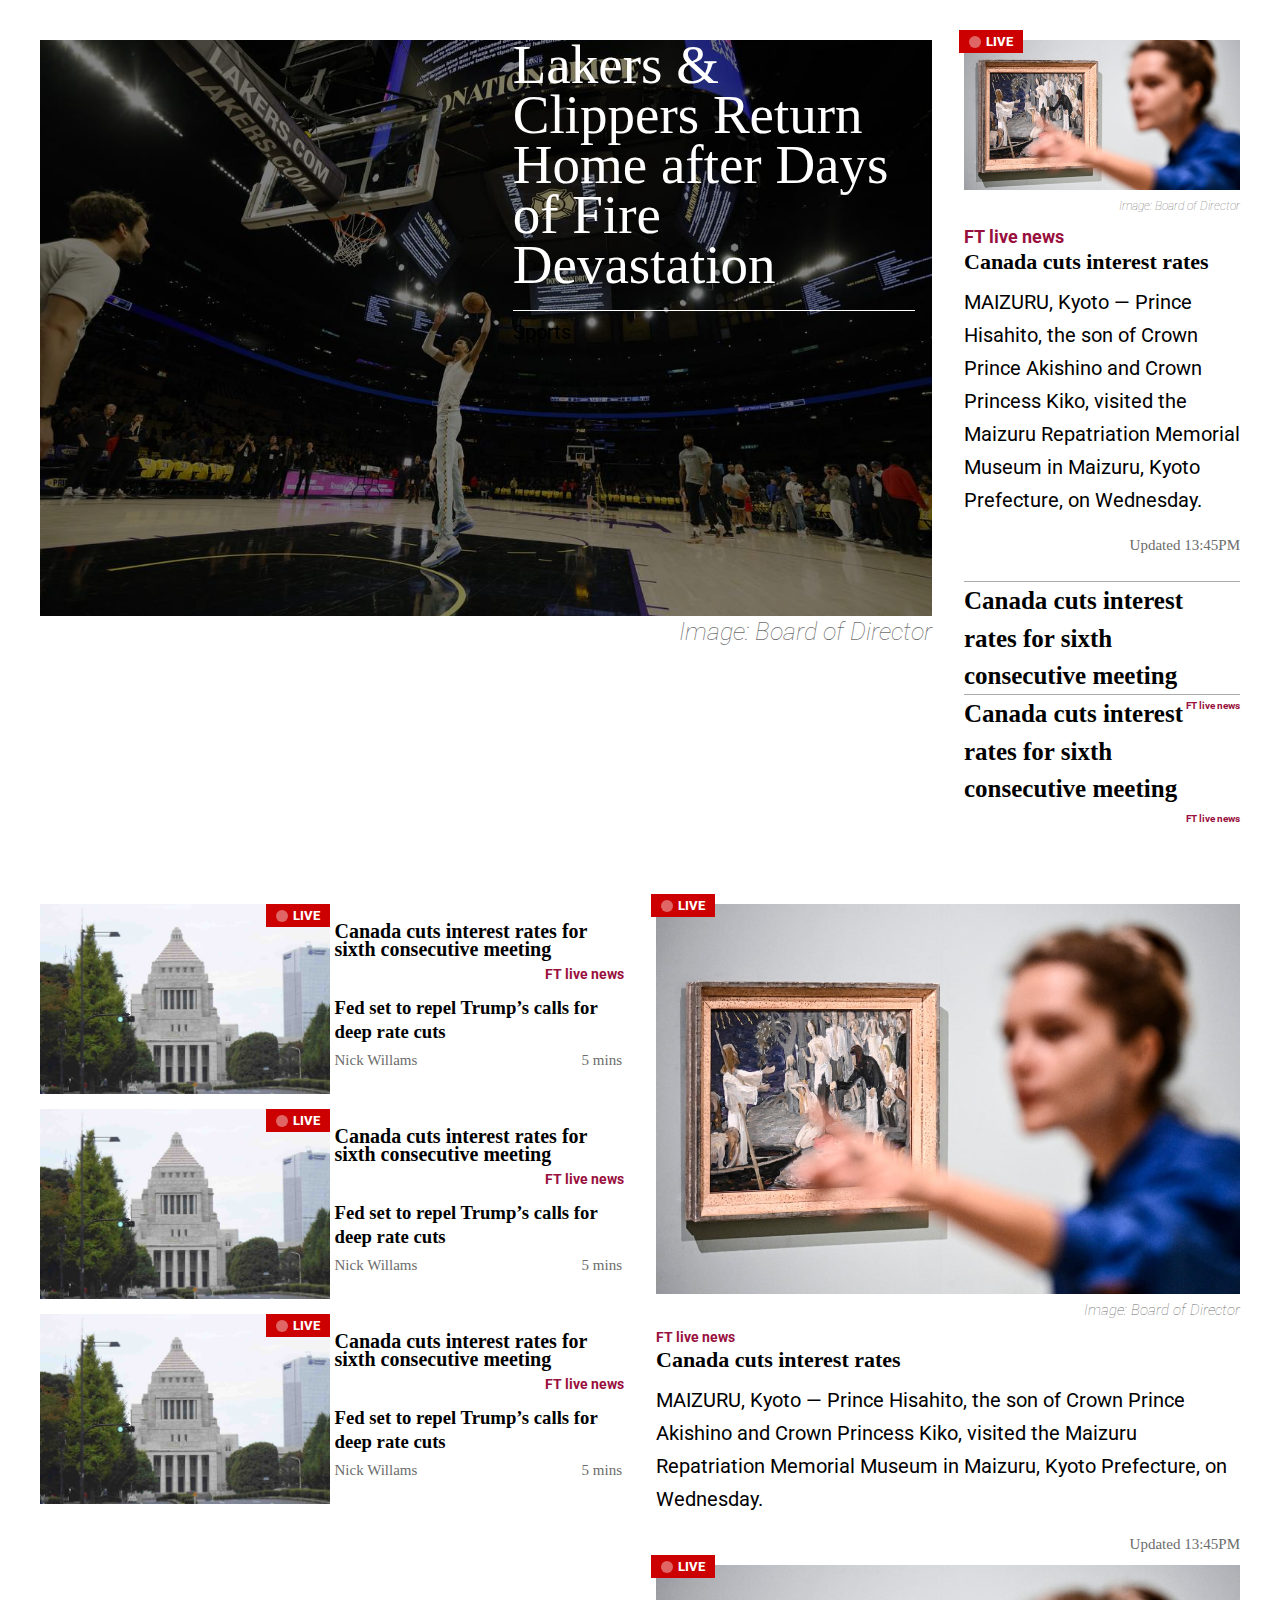
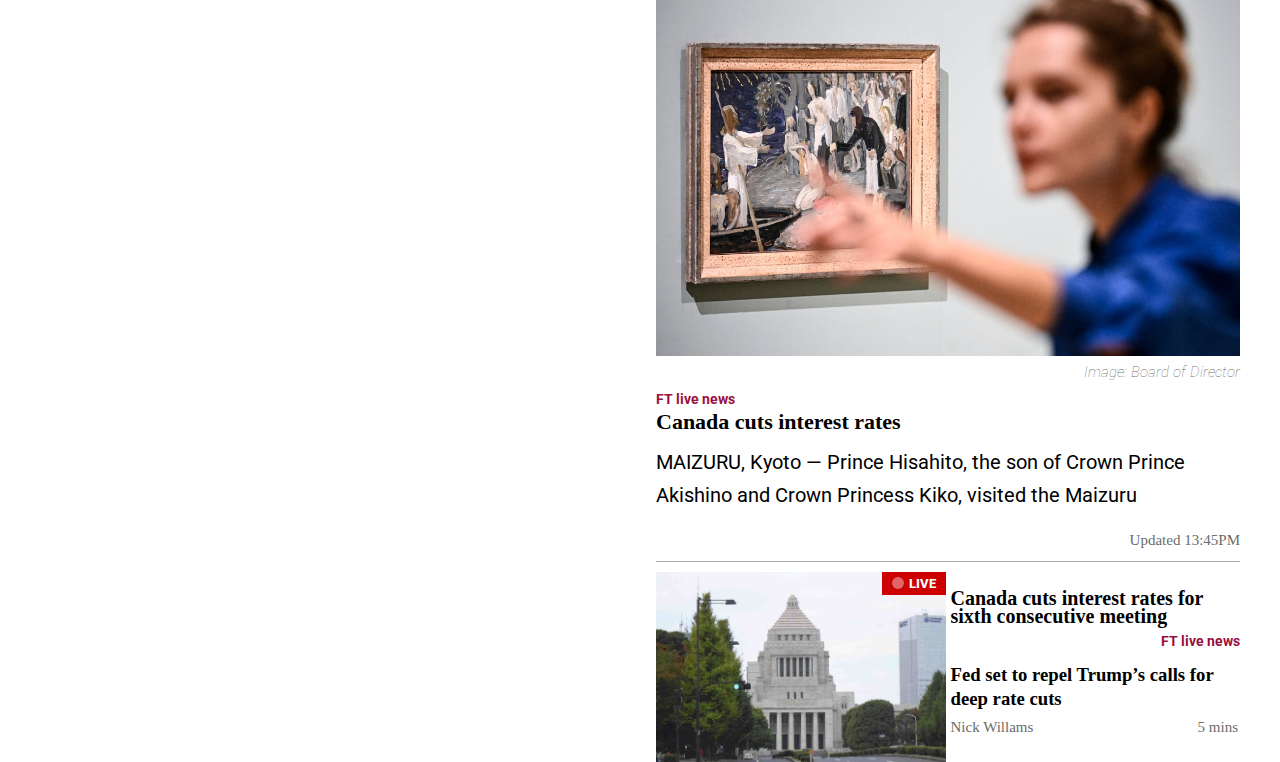
<file: My_project/index.html>
<!DOCTYPE html>
<html lang="en">
  <head>
    <meta charset="UTF-8" />
    <meta http-equiv="X-UA-Compatible" content="IE=edge" />
    <meta name="viewport" content="width=device-width, initial-scale=1.0" />

    <!-- Fonts -->
    <link rel="preconnect" href="https://fonts.googleapis.com" />
    <link rel="preconnect" href="https://fonts.gstatic.com" crossorigin />
    <link href="https://fonts.googleapis.com/css2?
    family=Noto+Sans+JP:wght@100..900&
    family=Playfair+Display:ital,wght@0,400..900;1,400..900&family=Roboto:ital,wght@0,100..900;1,100..900&
    family=Sahitya:wght@400;700&display=swap"
    rel="stylesheet"/>
    <!-- end of fonts -->
    <link rel="stylesheet" href="css/all.min.css" />
    <link rel="stylesheet" href="css/reset.css" />
    <link rel="stylesheet" href="css/grid.css" />
    <link rel="stylesheet" href="css/style.css" />

    <title>My project</title>
  </head>

  <body>
    <div class="topTier container">
      <!-- Done -->
      <div class="section1 width-9">
        <div class="main">
            <img src="./images/1_theJapanNews.jpg" />
            <!--Strange, but fixed it-->
            <div class="context">
              <div class="header">
                <h3 class>
                  Lakers & Clippers Return Home after Days of Fire Devastation
                </h3>
              </div>
              <p>Sports</p>
            </div>

          <div class="imageDescription">
            <h4><i>Image: Board of Director</i></h4>
          </div>
        </div>
      </div>

      <!-- Done -->
      <div class="section2 width-3">
        <div class="medium-port" style="align-self: start">
          <div class="content">
            <button class="label">
              <span class="dot"></span>
              <div class="live"><p>Live</p></div>
            </button>
            <img src="./images/2_swedenHarald.jpg" />
            <p class="imageDescription"><i>Image: Board of Director</i></p>

            <h5 class="category">FT live news</h5>
            <h3 class="title">Canada cuts interest rates</h3>

            <p>
              MAIZURU, Kyoto — Prince Hisahito, the son of Crown Prince Akishino
              and Crown Princess Kiko, visited the Maizuru Repatriation Memorial
              Museum in Maizuru, Kyoto Prefecture, on Wednesday.
            </p>
          </div>
          <p class="date">Updated 13:45PM</p>
        </div>
        
        <div class="bottom">
          <div class="only-title">
            <h4>Canada cuts interest rates for sixth consecutive meeting</h4>
            <h5 class="category">FT live news</h5>
          </div>
          <div class="only-title">
            <h4>Canada cuts interest rates for sixth consecutive meeting</h4>
            <h5 class="category">FT live news</h5>
          </div>
        </div>
      </div>
    </div>

    <div class="secTier container-no-padding">
      <div class="section3 width-6">
        <div class="medium-land">
          <div class="content">
            <div class="image">
              <button class="label">
                <span class="dot"></span>
                <div class="live"><p>Live</p></div>
              </button>
              <img src="./images/18_theJapanNews.jpg" />
            </div>
          </div>

          <div class="context">
            <div class="text">
              <div class="first">
                <h3>
                  Canada cuts interest rates for sixth consecutive meeting
                </h3>
                <p class="category">FT live news</p>
              </div>
              <div class="second">
                <h3>Fed set to repel Trump’s calls for deep rate cuts</h3>
              </div>
            </div>
            <div class="author_time">
              <p class="author">Nick Willams</p>
              <p class="time">5 mins</p>
            </div>
          </div>
        </div>

        <div class="medium-land">
          <div class="content">
            <div class="image">
              <button class="label">
                <span class="dot"></span>
                <div class="live"><p>Live</p></div>
              </button>
              <img src="./images/18_theJapanNews.jpg" />
            </div>
          </div>

          <div class="context">
            <div class="text">
              <div class="first">
                <h3>
                  Canada cuts interest rates for sixth consecutive meeting
                </h3>
                <p class="category">FT live news</p>
              </div>
              <div class="second">
                <h3>Fed set to repel Trump’s calls for deep rate cuts</h3>
              </div>
            </div>
            <div class="author_time">
              <p class="author">Nick Willams</p>
              <p class="time">5 mins</p>
            </div>
          </div>
        </div>

        <div class="medium-land">
          <div class="content">
            <div class="image">
              <button class="label">
                <span class="dot"></span>
                <div class="live"><p>Live</p></div>
              </button>
              <img src="./images/18_theJapanNews.jpg" />
            </div>
          </div>

          <div class="context">
            <div class="text">
              <div class="first">
                <h3>
                  Canada cuts interest rates for sixth consecutive meeting
                </h3>
                <p class="category">FT live news</p>
              </div>
              <div class="second">
                <h3>Fed set to repel Trump’s calls for deep rate cuts</h3>
              </div>
            </div>
            <div class="author_time">
              <p class="author">Nick Willams</p>
              <p class="time">5 mins</p>
            </div>
          </div>
        </div>
      </div>

      <div class="section4 width-6">
        <div class="top">
          <div class="width-3 medium-port">
            <div class="content">
              <button class="label">
                <span class="dot"></span>
                <div class="live"><p>Live</p></div>
              </button>
              <img src="./images/2_swedenHarald.jpg" />
              <p class="imageDescription"><i>Image: Board of Director</i></p>

              <h5 class="category">FT live news</h5>
              <h3 class="title">Canada cuts interest rates</h3>

              <p>
                MAIZURU, Kyoto — Prince Hisahito, the son of Crown Prince
                Akishino and Crown Princess Kiko, visited the Maizuru
                Repatriation Memorial Museum in Maizuru, Kyoto Prefecture, on
                Wednesday.
              </p>
            </div>
            <p class="date">Updated 13:45PM</p>
          </div>
          <div class="width-3 medium-port">
            <div class="content">
              <button class="label">
                <span class="dot"></span>
                <div class="live"><p>Live</p></div>
              </button>
              <img src="./images/2_swedenHarald.jpg" />
              <p class="imageDescription"><i>Image: Board of Director</i></p>
  
              <h5 class="category">FT live news</h5>
              <h3 class="title">Canada cuts interest rates</h3>
  
              <p>
                MAIZURU, Kyoto — Prince Hisahito, the son of Crown Prince Akishino
                and Crown Princess Kiko, visited the Maizuru
              </p>
            </div>
            <p class="date">Updated 13:45PM</p>
          </div>
        </div>

        <div class="width-6 medium-land">
          <div class="content">
            <div class="image">
              <button class="label">
                <span class="dot"></span>
                <div class="live"><p>Live</p></div>
              </button>
              <img src="./images/18_theJapanNews.jpg" />
            </div>
          </div>

          <div class="context">
            <div class="text">
              <div class="first">
                <h3>
                  Canada cuts interest rates for sixth consecutive meeting
                </h3>
                <p class="category">FT live news</p>
              </div>
              <div class="second">
                <h3>Fed set to repel Trump’s calls for deep rate cuts</h3>
              </div>
            </div>
            <div class="author_time">
              <p class="author">Nick Willams</p>
              <p class="time">5 mins</p>
            </div>
          </div>
        </div>
      </div>
    </div>
  </body>
</html>
</file>
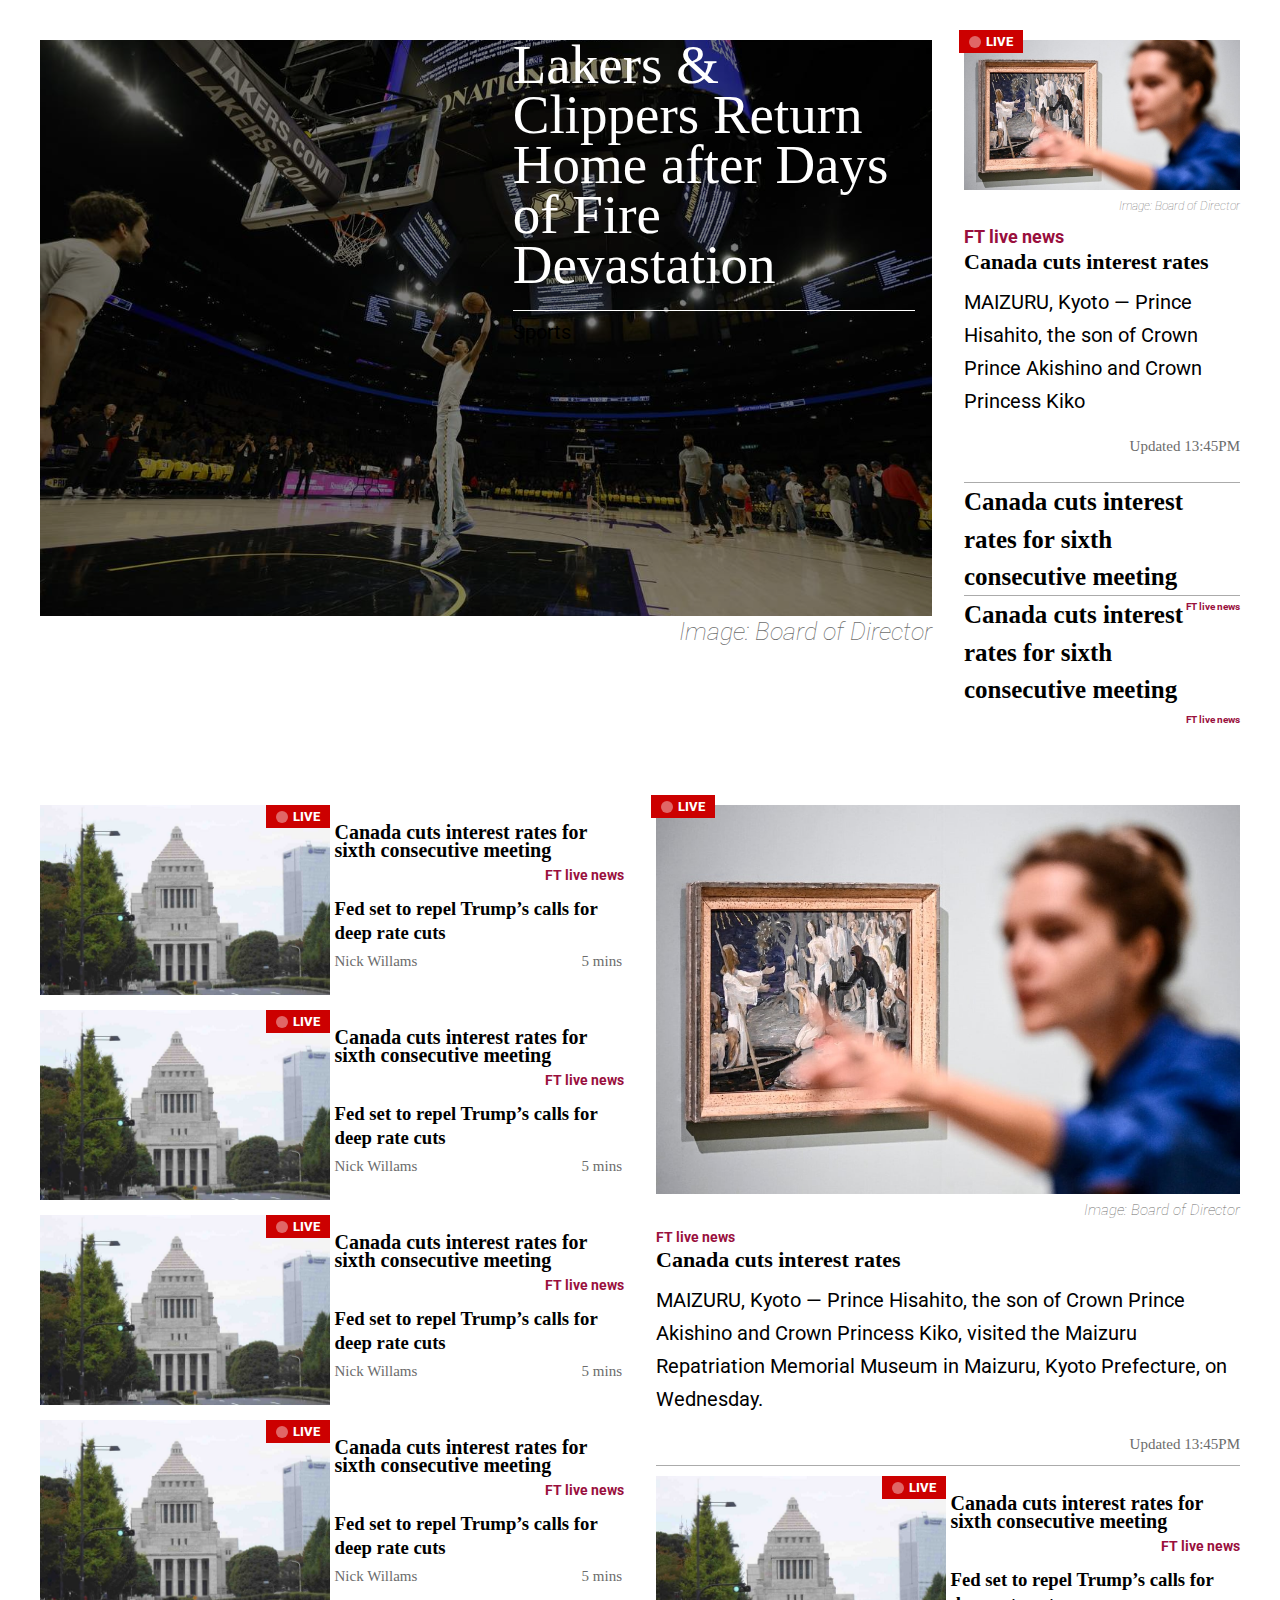
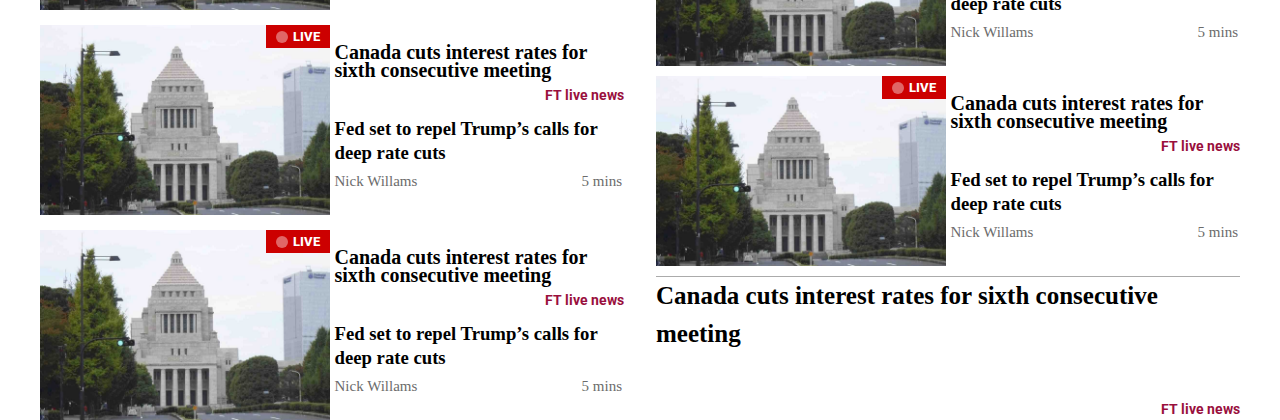
<file: Web_Design/index.html>
<!DOCTYPE html>
<html lang="en">
  <head>
    <meta charset="UTF-8" />
    <meta http-equiv="X-UA-Compatible" content="IE=edge" />
    <meta name="viewport" content="width=device-width, initial-scale=1.0" />

    <!-- Fonts -->
    <link rel="preconnect" href="https://fonts.googleapis.com" />
    <link rel="preconnect" href="https://fonts.gstatic.com" crossorigin />
    <link href="https://fonts.googleapis.com/css2?
    family=Noto+Sans+JP:wght@100..900&
    family=Playfair+Display:ital,wght@0,400..900;1,400..900&family=Roboto:ital,wght@0,100..900;1,100..900&
    family=Sahitya:wght@400;700&display=swap"
    rel="stylesheet"/>
    <!-- end of fonts -->
    <link rel="stylesheet" href="css/all.min.css" />
    <link rel="stylesheet" href="css/reset.css" />
    <link rel="stylesheet" href="css/grid.css" />
    <link rel="stylesheet" href="css/style.css" />

    <title>My project</title>
  </head>

  <body>
    <div class="topTier container">
      <!-- Done -->
      <div class="section1 width-9">
        <div class="main">
            <img src="./images/1_theJapanNews.jpg" />
            <!--Strange, but fixed it-->
            <div class="context">
              <div class="header">
                <h3 class>
                  Lakers & Clippers Return Home after Days of Fire Devastation
                </h3>
              </div>
              <p>Sports</p>
            </div>

            <div class="imageDescription">
              <h4><i>Image: Board of Director</i></h4>
            </div>
        </div>
      </div>

      <!-- Done -->
      <div class="section2 width-3">
        <div class="medium-port">
          <div class="content">
            <button class="label">
              <span class="dot"></span>
              <div class="live"><p>Live</p></div>
            </button>
            <img src="./images/2_swedenHarald.jpg" />
            <p class="imageDescription"><i>Image: Board of Director</i></p>

            <h5 class="category">FT live news</h5>
            <h3 class="title">Canada cuts interest rates</h3>

            <p>
              MAIZURU, Kyoto — Prince Hisahito, the son of Crown Prince Akishino
              and Crown Princess Kiko
            </p>
          </div>
          <p class="date">Updated 13:45PM</p>
        </div>
        
        <div class="bottom">
          <div class="only-title">
            <h4>Canada cuts interest rates for sixth consecutive meeting</h4>
            <h5 class="category">FT live news</h5>
          </div>
          <div class="only-title">
            <h4>Canada cuts interest rates for sixth consecutive meeting</h4>
            <h5 class="category">FT live news</h5>
          </div>
        </div>

      </div>
    </div>

    <div class="secTier container-no-padding">
      <div class="section3 width-6">
        <div class="medium-land">
          <div class="content">
            <div class="image">
              <button class="label">
                <span class="dot"></span>
                <div class="live"><p>Live</p></div>
              </button>
              <img src="./images/18_theJapanNews.jpg" />
            </div>
          </div>

          <div class="context">
            <div class="text">
              <div class="first">
                <h3>
                  Canada cuts interest rates for sixth consecutive meeting
                </h3>
                <p class="category">FT live news</p>
              </div>
              <div class="second">
                <h3>Fed set to repel Trump’s calls for deep rate cuts</h3>
              </div>
            </div>
            <div class="author_time">
              <p class="author">Nick Willams</p>
              <p class="time">5 mins</p>
            </div>
          </div>
        </div>

        <div class="medium-land">
          <div class="content">
            <div class="image">
              <button class="label">
                <span class="dot"></span>
                <div class="live"><p>Live</p></div>
              </button>
              <img src="./images/18_theJapanNews.jpg" />
            </div>
          </div>

          <div class="context">
            <div class="text">
              <div class="first">
                <h3>
                  Canada cuts interest rates for sixth consecutive meeting
                </h3>
                <p class="category">FT live news</p>
              </div>
              <div class="second">
                <h3>Fed set to repel Trump’s calls for deep rate cuts</h3>
              </div>
            </div>
            <div class="author_time">
              <p class="author">Nick Willams</p>
              <p class="time">5 mins</p>
            </div>
          </div>
        </div>

        <div class="medium-land">
          <div class="content">
            <div class="image">
              <button class="label">
                <span class="dot"></span>
                <div class="live"><p>Live</p></div>
              </button>
              <img src="./images/18_theJapanNews.jpg" />
            </div>
          </div>

          <div class="context">
            <div class="text">
              <div class="first">
                <h3>
                  Canada cuts interest rates for sixth consecutive meeting
                </h3>
                <p class="category">FT live news</p>
              </div>
              <div class="second">
                <h3>Fed set to repel Trump’s calls for deep rate cuts</h3>
              </div>
            </div>
            <div class="author_time">
              <p class="author">Nick Willams</p>
              <p class="time">5 mins</p>
            </div>
          </div>
        </div>

        <div class="medium-land">
          <div class="content">
            <div class="image">
              <button class="label">
                <span class="dot"></span>
                <div class="live"><p>Live</p></div>
              </button>
              <img src="./images/18_theJapanNews.jpg" />
            </div>
          </div>

          <div class="context">
            <div class="text">
              <div class="first">
                <h3>
                  Canada cuts interest rates for sixth consecutive meeting
                </h3>
                <p class="category">FT live news</p>
              </div>
              <div class="second">
                <h3>Fed set to repel Trump’s calls for deep rate cuts</h3>
              </div>
            </div>
            <div class="author_time">
              <p class="author">Nick Willams</p>
              <p class="time">5 mins</p>
            </div>
          </div>
        </div>

        <div class="medium-land">
          <div class="content">
            <div class="image">
              <button class="label">
                <span class="dot"></span>
                <div class="live"><p>Live</p></div>
              </button>
              <img src="./images/18_theJapanNews.jpg" />
            </div>
          </div>

          <div class="context">
            <div class="text">
              <div class="first">
                <h3>
                  Canada cuts interest rates for sixth consecutive meeting
                </h3>
                <p class="category">FT live news</p>
              </div>
              <div class="second">
                <h3>Fed set to repel Trump’s calls for deep rate cuts</h3>
              </div>
            </div>
            <div class="author_time">
              <p class="author">Nick Willams</p>
              <p class="time">5 mins</p>
            </div>
          </div>
        </div>

        <div class="medium-land">
          <div class="content">
            <div class="image">
              <button class="label">
                <span class="dot"></span>
                <div class="live"><p>Live</p></div>
              </button>
              <img src="./images/18_theJapanNews.jpg" />
            </div>
          </div>

          <div class="context">
            <div class="text">
              <div class="first">
                <h3>
                  Canada cuts interest rates for sixth consecutive meeting
                </h3>
                <p class="category">FT live news</p>
              </div>
              <div class="second">
                <h3>Fed set to repel Trump’s calls for deep rate cuts</h3>
              </div>
            </div>
            <div class="author_time">
              <p class="author">Nick Willams</p>
              <p class="time">5 mins</p>
            </div>
          </div>
        </div>
      </div>

      <div class="section4 width-6">
        <div class="top">
          <div class="width-3 medium-port">
            <div class="content">
              <button class="label">
                <span class="dot"></span>
                <div class="live"><p>Live</p></div>
              </button>
              <img src="./images/2_swedenHarald.jpg" />
              <p class="imageDescription"><i>Image: Board of Director</i></p>

              <h5 class="category">FT live news</h5>
              <h3 class="title">Canada cuts interest rates</h3>

              <p>
                MAIZURU, Kyoto — Prince Hisahito, the son of Crown Prince
                Akishino and Crown Princess Kiko, visited the Maizuru
                Repatriation Memorial Museum in Maizuru, Kyoto Prefecture, on
                Wednesday.
              </p>
            </div>
            <p class="date">Updated 13:45PM</p>
          </div>
        </div>

        <div class="width-6 medium-land">
          <div class="content">
            <div class="image">
              <button class="label">
                <span class="dot"></span>
                <div class="live"><p>Live</p></div>
              </button>
              <img src="./images/18_theJapanNews.jpg" />
            </div>
          </div>

          <div class="context">
            <div class="text">
              <div class="first">
                <h3>
                  Canada cuts interest rates for sixth consecutive meeting
                </h3>
                <p class="category">FT live news</p>
              </div>
              <div class="second">
                <h3>Fed set to repel Trump’s calls for deep rate cuts</h3>
              </div>
            </div>
            <div class="author_time">
              <p class="author">Nick Willams</p>
              <p class="time">5 mins</p>
            </div>
          </div>
        </div>
        <div class="width-6 medium-land">
          <div class="content">
            <div class="image">
              <button class="label">
                <span class="dot"></span>
                <div class="live"><p>Live</p></div>
              </button>
              <img src="./images/18_theJapanNews.jpg" />
            </div>
          </div>

          <div class="context">
            <div class="text">
              <div class="first">
                <h3>
                  Canada cuts interest rates for sixth consecutive meeting
                </h3>
                <p class="category">FT live news</p>
              </div>
              <div class="second">
                <h3>Fed set to repel Trump’s calls for deep rate cuts</h3>
              </div>
            </div>
            <div class="author_time">
              <p class="author">Nick Willams</p>
              <p class="time">5 mins</p>
            </div>
          </div>
        </div>
        <div class="only-title">
          <h4>Canada cuts interest rates for sixth consecutive meeting</h4>
          <h5 class="category">FT live news</h5>
        </div>

      </div>
    </div>
  </body>
</html>
</file>
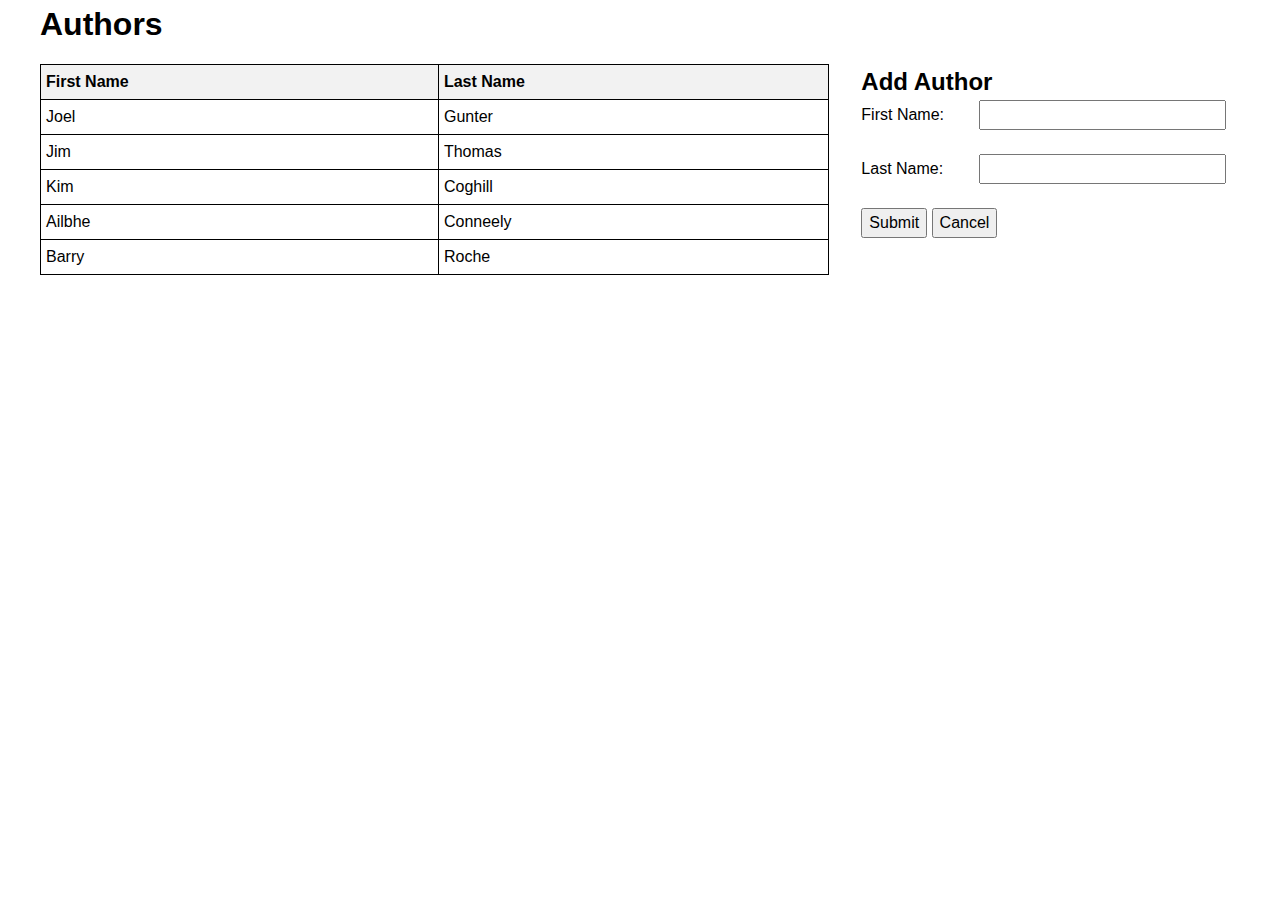
<file: Web_Design/js-form-validation/js_author_demo.html>
<!DOCTYPE html>
<html lang="en">
    <head>
        <meta http-equiv="Content-Type" content="text/html; charset=UTF-8">
        <meta name="viewport" content="width=device-width, initial-scale=1.0">

        <link rel="stylesheet" href="./css/reset.css">
        <link rel="stylesheet" href="./css/grid.css">
        <link rel="stylesheet" href="./css/styles.css">


        <title>Authors Demo</title>
    </head>
    <body>
        <div class="container">
            <div class="width-12">
                <h1>Authors</h1>
            </div>
            <div class="width-8">
                <table id="table-authors">
                    <thead>
                        <tr>
                            <th>First Name</th>
                            <th>Last Name</th>
                            <!-- <th>Action</th> -->
                    </thead>
                    <tbody>
                        <tr>
                            <td>Joel</td>
                            <td>Gunter</td>
                            <!-- <td>             
                                <form class="form-delete" action="js_author_demo_delete.php" method="post">
                                    <input type="hidden" name="id" value="">
                                    <input type="submit" id="btn-delete" value="Delete">
                                </form>
                            </td> -->
                        </tr>
                        <tr>
                            <td>Jim</td>
                            <td>Thomas</td>
                            <!-- <td>             
                                <form class="form-delete" action="js_author_demo_delete.php" method="post">
                                    <input type="hidden" name="id" value="">
                                    <input type="submit" id="btn-delete" value="Delete">
                                </form>
                            </td> -->
                        </tr>
                        <tr>
                            <td>Kim</td>
                            <td>Coghill</td>
                            <!-- <td>             
                                <form class="form-delete" action="js_author_demo_delete.php" method="post">
                                    <input type="hidden" name="id" value="">
                                    <input type="submit" id="btn-delete" value="Delete">
                                </form>
                            </td> -->
                        </tr>
                        <tr>
                            <td>Ailbhe</td>
                            <td>Conneely</td>
                            <!-- <td>             
                                <form class="form-delete" action="js_author_demo_delete.php" method="post">
                                    <input type="hidden" name="id" value="">
                                    <input type="submit" id="btn-delete" value="Delete">
                                </form>
                            </td> -->
                        </tr>
                        <tr>
                            <td>Barry</td>
                            <td>Roche</td>
                            <!-- <td>             
                                <form class="form-delete" action="js_author_demo_delete.php" method="post">
                                    <input type="hidden" name="id" value="">
                                    <input type="submit" id="btn-delete" value="Delete">
                                </form>
                            </td> -->
                        </tr>
                    </tbody>
                </table>
            </div>
            <div class="width-4">
                <h2>Add Author</h2>
                <form id="form-author" action="js_author_demo_store.php" method="POST" autocomplete="on">
                    <div class="form-group">
                        <label for="first_name" class="form-label">First Name: </label>
                        <input type="text" name="first_name" id="first_name" class="form-input" value=""/>
                        <div class="error" id="error-first_name"></div>
                    </div>
                    <div class="form-group">
                        <label for="last_name" class="form-label">Last Name: </label>
                        <input type="text" name="last_name" id="last_name" class="form-input" value=""/>
                        <div class="error" id="error-last_name"></div>
                    </div>
                        <button type="submit" id="btn-submit">Submit</button>
                        <button type="button"><a href="../etc/edit_navbar.php">Cancel</a></button>
                    </div>
                </form>
            </div>
        </div>
        <script src="./js/authors.js" type="module"></script>
    </body>
</html>
</file>
<file: My_project/css/grid.css>
.container {
    padding-top: 40px;
    padding-bottom: 40px;
    width: 1200px;
    margin: auto;
    display: grid;
    grid-template-columns: repeat(12, 1fr);
    grid-column-gap: 2em;
    grid-row-gap: 1em;
    grid-row: auto;
}
.related .r_stories{
    margin: auto;
    display: grid;
    grid-template-columns: repeat(12, 1fr);
    grid-column-gap: 2em;
    grid-row-gap: 1em;
    grid-row: auto;
}

.container-no-padding {
    width: 1200px;
    margin: auto;
    display: grid;
    grid-template-columns: repeat(12, 1fr);
    grid-column-gap: 2em;
    grid-row-gap: 1em;
    grid-row: auto;
}

.nestedHalf {
    display: grid;
    grid-template-columns: repeat(2, 1fr);
    grid-column-gap: 1.5em;
    grid-row-gap: 1em;
}

.nestedQuarter {
    display: grid;
    grid-template-columns: repeat(4, 1fr);
    grid-column-gap: 1.5em;
    grid-row-gap: 1em;
}

.width-1 {
    grid-column: span 1;
}

.width-2 {
    grid-column: span 2;
}

.width-3 {
    grid-column: span 3;
}

.width-4 {
    grid-column: span 4;
}

.width-5 {
    grid-column: span 5;
}

.width-6 {
    grid-column: span 6;
}

.width-7 {
    grid-column: span 7;
}

.width-8 {
    grid-column: span 8;
}

.width-9 {
    grid-column: span 9;
}

.width-10 {
    grid-column: span 10;
}

.width-11 {
    grid-column: span 11;
}

.width-12 {
    grid-column: span 12;
}
</file>
<file: My_project/css/style.css>
body{
    background-color: white
}
h1, h2, h3, h4, h5, h6{
    font-family: "PlayFair Display";
    margin-top: 0%;
}
p{
    font-family: "Roboto";
    font-size: 12px;
    line-height: 19px;
    margin-bottom: 12px;
}
/* button */
.label{
    position: absolute;
    background-color: #CC0000;
    display: flex;
    border-style: none;
    align-items: center;
    justify-content: center;
    padding: 5px 10px;
    gap: 5px;
}
.live{  
    height: 100%;
    display: flex;
    align-items: center;
    justify-content: center;
    font-size: 12px;
    text-transform: uppercase;
    font-weight: 800;
    color: #ffff;
    text-align: center;
}

.live p {
    font-size: 13px;
    line-height: 13px;
    margin-bottom: 0px;
    font-family: "Roboto", serif;
}
.dot{
    align-items: center;
    height: 12px;
    width: 12px;
    background-color: #E06666;
    border-radius: 50%;
    display: inline-block;
}

h3{
    line-height: 24px;
}
.imageDescription{
    font-weight: lighter;
    text-align: end;
    color: #6C6C6C;
    margin-bottom: 0%;
}
.time{
    font-size: 15px;
    font-family: "Sahitya", serif;
    text-align: end;
    padding-right: 2px;
    color: #6C6C6C;
    margin-bottom: 0px;
}
.date{  
    font-size: 15px;
    font-family: "Sahitya", serif;
    text-align: end;
    color: #6C6C6C;
    margin-bottom: 4px;
}
.category{
    font-weight: bold;
    text-align: end;
    font-family: "Roboto", serif;
    color: #990F3D;
    font-size: 14px;
}

.author{  
    font-size: 15px;
    font-family: "Sahitya", serif;
    text-align: start;
    color: #6C6C6C;
    margin-bottom: 0px;
}
.author_date{
    display: flex;
    align-items: baseline;
    justify-content: space-between;
}
.author_time{
    display: flex;
    align-items: baseline;
    justify-content: space-between;
}
/* .topTier, .secTier{
    margin-bottom: 30px;
} */
.section2, .section3, .section4{
    display: flex;
    flex-direction: column;

}




/* All main components */

/*main */
.main{
    position: relative; 
}
.main img{
    width: 100%;
    height: 576px;
    object-fit: cover;
    filter:brightness(50%);
    margin-bottom: 5px;
} 
.main .imageDescription{
    font-size: 35px;
    line-height: 21px;
}
.main .imageDescription h4{
    font-family: "Roboto";
    font-size: 25px;
    font-weight: 100;
    text-align-last:right;
    line-height: 21px;
}
.main .context{ 
    position: absolute;
    display: flex;
    flex-direction: column;
    left: 53%;
    margin-right: 17px;
    top: 0px;
}
.main .header{
    border-bottom-width:thin ;
    border-bottom-style: solid;
    border-bottom-color: white;
    margin-bottom: 5px;

}
.main h3{
    color: white;
    font-size: 55px;
    font-weight: 450;
    line-height: 50px;
    margin-bottom: 20px;
}
.main .category{
    color: #ffff;
    font-family: "Roboto", serif;
    text-transform: uppercase;
    text-align-last:right;
}
/* .main h4{
    font-size: 35px;
    font-family: "Roboto", serif;
    font-weight: 100;
    text-align-last:right;
    line-height: 21px;
} */

/* medium-port */
.medium-port{
    position: relative;
    display: flex;
    flex-direction: column;
    background-color: white;
    padding: 0px;
    justify-content: space-between;
}
.medium-port h3{
    margin-bottom: 12px;
    font-size: 22px;
    line-height: 24px;
}
.medium-port .label{
    top:-10px;
    left:-5px;
}
.medium-port .imageDescription{
    font-size: 12px;
}
.medium-port .art p{
    font-family: "Roboto";
    font-size: 12px;
    line-height: 19px;
    margin-bottom: 12px;
}
.medium-port .category{
    text-align: start;
    margin: 0px;
}

.medium-port img {
    width: 100%;
    height: 150px;
    object-fit: cover;
}

/* medium-land */
.medium-land{
    display: flex;
    flex-direction: row;
    background-color: white;
    gap: 5px;
    justify-content: space-between;
    align-items: center;
}
.medium-land .content{
    flex: 1;
    position: relative;
}
.medium-land .label{
    right: 0px;

}
.medium-land .context{
    flex: 1;
    display: flex;
    justify-content: center;
    flex-direction: column;
}
.medium-land .text{
    display: flex;
    flex-direction: column;
}
.medium-land .first h3{
    font-size: 20px;
    line-height: 18px;
}
.medium-land .category{
    margin-bottom: 5px;
}
.medium-land .second p{
    font-family: "Roboto";
    font-size: 12px;
    line-height: 19px;
    margin-bottom: 12px;
}
.medium-land img{
    width: 100%;
    object-fit: cover;
    height: 190px;
}


/* only-title */
.only-title{
    display: flex;
    flex-direction: column;
    justify-content: space-between;
    gap: 3px;
    height: 33%;
    border-top: 1px solid #ABABAB; 
}
.only-title h4{
    font-size: 14px;
}
.only-title .category{
    font-size: 10px;
    /* border-bottom: 1px solid #ABABAB; */
}
.only-title h5{
    margin-bottom: 0%;
}

/* 
.section2 > :nth-child(n+2) img {
    display: none;

}

.section2 > :nth-child(n+2) h3 {
    font-size: 12px;
    line-height: 14px;

}

.section2 > :nth-child(n+2) p.imageDescription {
    display: none;

}

.section2 > :nth-child(n+2) p.date {
    display: none;

} */

.section2{
    gap: 15px;
}
.section2 .bottom{
    display: flex;
    flex-direction: column;
    gap: 20px;
}
.section2 .medium-port .category{
    font-size: large;
}
.section2 .only-title h4{
    font-size: 25px;
}
/* .section2 .mini-port{
    display: flex;
    flex-direction: column;
    justify-content: space-between;
    gap: 3px;
    border-bottom: 1px solid #ABABAB;
    height: 33%;
}
.section2 .mini-port img {
    display: none;
}
.section2 .mini-port h3{
    font-size: 14px;
}
.section2 .mini-port .imageDescription {
    display: none;
}
.section2 .mini-port .art {
    display: none;
}
.section2 .mini-port .category{
    display: none;
} */


.section3{
    gap: 15px;
}


.section4{
    display: flex;
    flex-direction: column;
    gap: 10px;
}
.section4 .medium-port{
    flex-direction: column;
}
.section4 .medium-port img{
    height: fit-content;
}
.section4 .medium-port .imageDescription{
    font-size: 15px;
}
.section4 .medium-land .content{
    flex: 1;
}
.section4 .medium-land .img{
    height: 157px;
    object-fit: cover;
}
.section4 .medium-land .context{
    flex: 1;
}
.section4 .top{
    gap: 20px;
    border-bottom: 1px solid #ABABAB;
}
.section4 .medium-port .art p{
    font-size: 15px;
}
.section4 .under{
    display: flex;
    flex-direction: column;
    gap: 20px;
}
.section4 .only-title h4{
    font-size: 25px;
}
.section4 .only-title .category{
    font-size: 14px;
}





/* Related to category.php */
.display{
    grid-template-columns: none;
}
.display h1{
    font-size: 40px;
}
.cat{
    display: flex;
    flex-direction: column;
    gap: 20px;
}
.catImg img{
    width: 100%;
    object-fit: contain;
    height: 196px;
}
.whole{
    flex-direction: row;
    display: flex;
    border: 1px solid black;
    gap: 20px;
}
.whole .first{
    position: relative;
}
.whole .first .label{
    position: absolute;
}
.loc_head .catHeadline{
    word-wrap: break-word;
}
.loc_head .catLocation{
    font-size: large;
    font-weight: 500;
    color: #990F3D;
    margin-bottom: 0px;
}
.cat .info{
    display: flex;
    flex-direction: column;
    justify-content: center;
    width: 86%;
    flex: 1;
}
.cat .insider{
    display: flex;
    flex-direction: row;
    justify-content: space-between;
}
.cat .dates{
    display: flex;
    gap: 20px;
}
.cat .info .art p{
    margin-bottom: 0px;
    font-size: 15px;
}

/* Related to veiw_story.php */
.seeStory{
    display: flex;
    flex-direction: column;
}
.focusPoint h1{
    text-align: center;
}
.focusPoint img{
    width: 100%;
    object-fit: contain;
    align-items: center;
}
.focusPoint .author{
    font-family: "Roboto", serif;
    font-size: 25px;
    font-weight: 500;
    padding: 15px;
    border-top: 2px dotted grey;
    border-bottom: 2px dotted grey;
    margin-bottom: 5px;
}
.focusPoint .imageDescription{
    font-size: larger;
    margin-bottom: 5px;
}
p, .fullArticle {
    line-height: 33px;
    font-size: 20px;
}
.bottom_info{
    border: 2px double lightskyblue;
    display: flex;
    flex-direction: row;
    justify-content: space-evenly;
}
.related .r_stories{
    display: flex;
    flex-direction: row;
}
.related h2{
    margin-bottom: 8px;
}
.related .medium-port{
    display: flex;
    flex-direction: column;
    position: relative;
}
/* .related .medium-port img{
    object-fit: contain;
    height: 180px;
} */
.r_stories .medium-port .label{
    position: absolute;
}
</file>
<file: Web_Design/css/grid.css>
.container {
    padding-top: 40px;
    padding-bottom: 40px;
    width: 1200px;
    margin: auto;
    display: grid;
    grid-template-columns: repeat(12, 1fr);
    grid-column-gap: 2em;
    grid-row-gap: 1em;
    grid-row: auto;
}
.related .r_stories{
    margin: auto;
    display: grid;
    grid-template-columns: repeat(12, 1fr);
    grid-column-gap: 2em;
    grid-row-gap: 1em;
    grid-row: auto;
}

.container-no-padding {
    width: 1200px;
    margin: auto;
    display: grid;
    grid-template-columns: repeat(12, 1fr);
    grid-column-gap: 2em;
    grid-row-gap: 1em;
    grid-row: auto;
}

.nestedHalf {
    display: grid;
    grid-template-columns: repeat(2, 1fr);
    grid-column-gap: 1.5em;
    grid-row-gap: 1em;
}

.nestedQuarter {
    display: grid;
    grid-template-columns: repeat(4, 1fr);
    grid-column-gap: 1.5em;
    grid-row-gap: 1em;
}

.width-1 {
    grid-column: span 1;
}

.width-2 {
    grid-column: span 2;
}

.width-3 {
    grid-column: span 3;
}

.width-4 {
    grid-column: span 4;
}

.width-5 {
    grid-column: span 5;
}

.width-6 {
    grid-column: span 6;
}

.width-7 {
    grid-column: span 7;
}

.width-8 {
    grid-column: span 8;
}

.width-9 {
    grid-column: span 9;
}

.width-10 {
    grid-column: span 10;
}

.width-11 {
    grid-column: span 11;
}

.width-12 {
    grid-column: span 12;
}
</file>
<file: Web_Design/css/style.css>
/* General */
body{
    background-color: white
}
h1, h2, h3, h4, h5, h6{
    font-family: "PlayFair Display";
    margin-top: 0%;
}
.newsTitle{
    grid-template-columns: none;
    text-align: center;
    border-style: outset;
    margin-bottom: 20px;
    margin-top: 5px;
}
.newsTitle h1{
    font-size: 50px;
}
p{
    font-family: "Roboto";
    font-size: 12px;
    line-height: 19px;
    margin-bottom: 12px;
}
/* live button */
.label{
    position: absolute;
    background-color: #CC0000;
    display: flex;
    border-style: none;
    align-items: center;
    justify-content: center;
    padding: 5px 10px;
    gap: 5px;
}
.live{  
    height: 100%;
    display: flex;
    align-items: center;
    justify-content: center;
    font-size: 12px;
    text-transform: uppercase;
    font-weight: 800;
    color: #ffff;
    text-align: center;
}
.live p {
    font-size: 13px;
    line-height: 13px;
    margin-bottom: 0px;
    font-family: "Roboto", serif;
}
.dot{
    align-items: center;
    height: 12px;
    width: 12px;
    background-color: #E06666;
    border-radius: 50%;
    display: inline-block;
}
/* end of live button */

h3{
    line-height: 24px;
}
.imageDescription{
    font-weight: lighter;
    text-align: end;
    color: #6C6C6C;
    margin-bottom: 0%;
}
.time{
    font-size: 15px;
    font-family: "Sahitya", serif;
    text-align: end;
    padding-right: 2px;
    color: #6C6C6C;
    margin-bottom: 0px;
}
.date{  
    font-size: 15px;
    font-family: "Sahitya", serif;
    text-align: end;
    color: #6C6C6C;
    margin-bottom: 4px;
}
.category{
    font-weight: bold;
    text-align: end;
    font-family: "Roboto", serif;
    color: #990F3D;
    font-size: 14px;
}

.author{  
    font-size: 15px;
    font-family: "Sahitya", serif;
    text-align: start;
    color: #6C6C6C;
    margin-bottom: 0px;
}
.author_date{
    display: flex;
    align-items: baseline;
    justify-content: space-between;
}
.author_time{
    display: flex;
    align-items: baseline;
    justify-content: space-between;
}


/* All main components */

/*main */
.main{
    position: relative; 
}
.main img{
    width: 100%;
    height: 576px;
    object-fit: cover;
    filter:brightness(50%);
    margin-bottom: 5px;
} 
.main .imageDescription{
    font-size: 35px;
    line-height: 21px;
}
.main .imageDescription h4{
    font-family: "Roboto";
    font-size: 25px;
    font-weight: 100;
    text-align-last:right;
    line-height: 21px;
}
.main .context{ 
    position: absolute;
    display: flex;
    flex-direction: column;
    left: 53%;
    margin-right: 17px;
    top: 0px;
}
.main .header{
    border-bottom-width:thin ;
    border-bottom-style: solid;
    border-bottom-color: white;
    margin-bottom: 5px;

}
.main h3{
    color: white;
    font-size: 55px;
    font-weight: 450;
    line-height: 50px;
    margin-bottom: 20px;
}
.main .category{
    color: #ffff;
    font-family: "Roboto", serif;
    text-transform: uppercase;
    text-align-last:right;
}

/* medium-port */
.medium-port{
    position: relative;
    display: flex;
    flex-direction: column;
    background-color: white;
    padding: 0px;
    justify-content: space-between;
}
.medium-port h3{
    margin-bottom: 12px;
    font-size: 22px;
    line-height: 24px;
}
.medium-port .label{
    top:-10px;
    left:-5px;
}
.medium-port .imageDescription{
    font-size: 12px;
}
.medium-port .art p{
    font-family: "Roboto";
    font-size: 12px;
    line-height: 19px;
    margin-bottom: 0px;
}
.medium-port .category{
    text-align: start;
    margin: 0px;
}

.medium-port img {
    width: 100%;
    height: 150px;
    object-fit: cover;
}

/* medium-land */
.medium-land{
    display: flex;
    flex-direction: row;
    background-color: white;
    gap: 5px;
    justify-content: space-between;
    align-items: center;
}
.medium-land .content{
    flex: 1;
    position: relative;
}
.medium-land .label{
    right: 0px;

}
.medium-land .context{
    flex: 1;
    display: flex;
    justify-content: center;
    flex-direction: column;
}
.medium-land .text{
    display: flex;
    flex-direction: column;
}
.medium-land .first h3{
    font-size: 20px;
    line-height: 18px;
}
.medium-land .category{
    margin-bottom: 5px;
}
.medium-land .second p{
    font-family: "Roboto";
    font-size: 12px;
    line-height: 19px;
    margin-bottom: 12px;
}
.medium-land img{
    width: 100%;
    object-fit: cover;
    height: 190px;
}

/* only-title */
.only-title{
    display: flex;
    flex-direction: column;
    justify-content: space-between;
    gap: 3px;
    height: 33%;
    border-top: 1px solid #ABABAB; 
}
.only-title h4{
    font-size: 14px;
}
.only-title .category{
    font-size: 10px;
}
.only-title h5{
    margin-bottom: 0%;
}


/* Sections, related to index.php */
.section2, .section3, .section4{
    display: flex;
    flex-direction: column;

}

.section2{
    gap: 15px;
}
.section2 .bottom{
    display: flex;
    flex-direction: column;
    gap: 20px;
}
.section2 .medium-port .category{
    font-size: large;
}
.section2 .only-title h4{
    font-size: 25px;
}

.section3{
    gap: 15px;
}

.section4{
    display: flex;
    flex-direction: column;
    gap: 10px;
}
.section4 .medium-port{
    flex-direction: column;
}
.section4 .medium-port img{
    height: fit-content;
}
.section4 .medium-port .imageDescription{
    font-size: 15px;
}
.section4 .medium-land .content{
    flex: 1;
}
.section4 .medium-land .img{
    height: 157px;
    object-fit: cover;
}
.section4 .medium-land .context{
    flex: 1;
}
.section4 .top{
    gap: 20px;
    border-bottom: 1px solid #ABABAB;
}
.section4 .medium-port .art p{
    font-size: 15px;
}
.section4 .under{
    display: flex;
    flex-direction: column;
    gap: 20px;
}
.section4 .only-title h4{
    font-size: 25px;
}
.section4 .only-title .category{
    font-size: 14px;
}


/* Related to category.php */
.display{
    grid-template-columns: none;
}
.display h1{
    font-size: 40px;
}
.cat{
    display: flex;
    flex-direction: column;
    gap: 20px;
}
.catImg img{
    width: 100%;
    object-fit: contain;
    height: 196px;
}
.whole{
    flex-direction: row;
    display: flex;
    border: 1px solid black;
    gap: 20px;
}
.whole .first{
    position: relative;
}
.whole .first .label{
    position: absolute;
}
.loc_head .catHeadline{
    word-wrap: break-word;
}
.loc_head .catLocation{
    font-size: large;
    font-weight: 500;
    color: #990F3D;
    margin-bottom: 0px;
}
.cat .info{
    display: flex;
    flex-direction: column;
    justify-content: center;
    width: 86%;
    flex: 1;
    padding-right: 10px;
}
.cat .insider{
    display: flex;
    flex-direction: row;
    justify-content: space-between;
}
.cat .insider p{
    font-family: "Sahitya", serif;
}
.cat .dates{
    display: flex;
    gap: 20px;
}
.cat .info .art p{
    margin-bottom: 0px;
    font-size: 15px;
}



/* Related to veiw_story.php */
.seeStory{
    display: flex;
    flex-direction: column;
}
.focusPoint h1{
    text-align: center;
}
.focusPoint img{
    width: 100%;
    object-fit: contain;
    align-items: center;
}
.focusPoint .author{
    font-family: "Roboto", serif;
    font-size: 25px;
    font-weight: 500;
    padding: 15px;
    border-top: 2px dotted grey;
    border-bottom: 2px dotted grey;
    margin-bottom: 5px;
}
.focusPoint .imageDescription{
    font-size: larger;
    margin-bottom: 5px;
}
p, .fullArticle {
    line-height: 33px;
    font-size: 20px;
}
.bottom_info{

    text-align: right;
}
.bottom_info p{
    font-size: 20px;
    color: #6C6C6C;
    font-family: "Sahitya", serif;
    margin-bottom: 0px;
}
.related h2{
    margin-bottom: 8px;
}
.related .medium-port{
    display: flex;
    flex-direction: column;
    position: relative;
}
.related .medium-port img{
    object-fit: cover;
    width: 100%;
}
.related.medium-port .label{
    position: absolute;
}
</file>
<file: Web_Design/js-form-validation/css/grid.css>
.container {
	width: 1200px;
	margin: auto;
	display: grid;
	grid-template-columns: repeat(12, 1fr);
	grid-column-gap: 2em;
	grid-row-gap: 1em;
	grid-row: auto;
}

.width-1 {
	grid-column: span 1;
}

.width-2 {
	grid-column: span 2;
}

.width-3 {
	grid-column: span 3;
}

.width-4 {
	grid-column: span 4;
}

.width-5 {
	grid-column: span 5;
}

.width-6 {
	grid-column: span 6;
}

.width-7 {
	grid-column: span 7;
}

.width-8 {
	grid-column: span 8;
}

.width-9 {
	grid-column: span 9;
}

.width-10 {
	grid-column: span 10;
}

.width-11 {
	grid-column: span 11;
}

.width-12 {
	grid-column: span 12;
}
</file>
<file: Web_Design/js-form-validation/css/styles.css>
table {
    width: 100%;
    border-collapse: collapse;
}
table, th, td {
    border: 1px solid black;
}
th, td {
    padding: 5px;
    text-align: left;
}
th {
    background-color: #f2f2f2;
}
.form-delete {
    display: inline;
}
.error { 
    color: red; 
}
.alert {
    border: 1px solid transparent;
    border-radius: .25rem;
    padding: .75rem 1.25rem;
    margin-bottom: 1rem;
}
.alert-success {
    color: #155724;
    background-color: #d4edda;
    border-color: #c3e6cb;
}
.alert-danger {
    color: #721c24;
    background-color: #f8d7da;
    border-color: #f5c6cb;
}
.form-group {
    margin-bottom: 1rem;
}
.form-label {
    display: inline-block;
    width: 30%;
    margin-bottom: .5rem;
}
.form-control {
    display: block;
    width: 100%;
}
.radio-group, select[multiple], .form-textarea {
    display: inline-block;
    vertical-align: text-top;
}
.form-input, .form-select, .form-textarea {
    display: inline-block;
    width: 65%;
    margin-bottom: .5rem;
}
.form-list li {
    list-style-type: circle;
    margin-left: 20px;
}
</file>
